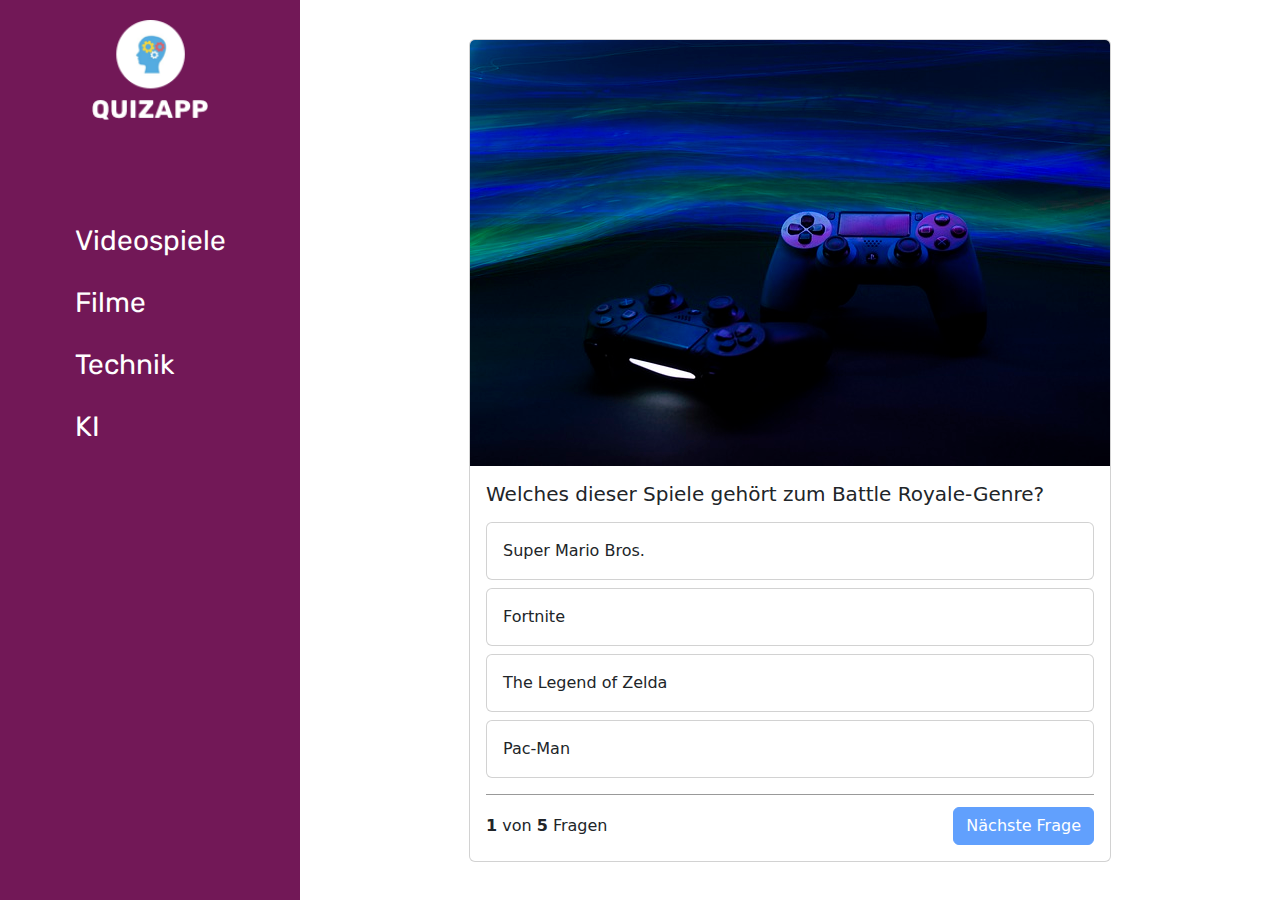
<file: quiz-games.html>
<!DOCTYPE html>
<html lang="en">
<head>
    <meta charset="UTF-8">
    <meta name="viewport" content="width=device-width, initial-scale=1.0">
    <link rel="shortcut icon" href="./img/logoBrain.ico" type="image/x-icon">
    <link rel="stylesheet" href="style-games.css">
    <link rel="stylesheet" href="fonts.css">
    <link rel="stylesheet" href="./bootstrap.min.css">
    <script src="script-games.js"></script>
    <title>Quiz</title>
</head>

<body onload="init()">
    
<div class="quizContent">
    <div class="leftSide">
        <div class="leftContent">
            <img class="leftImage" src="./img/logo.png" alt="Quiz-Logo">
            <div class="textLeft">
                <span class="leftSpan">Videospiele</span>
                <span class="leftSpan">Filme</span>
                <span class="leftSpan">Technik</span>
                <span class="leftSpan">KI</span>
            </div>
        </div>
    </div>

    <div class="quizCard" id="screen">
        <div class="card">
            <img src="./img/card-bg.jpg" class="card-img-top" alt="Card-Top">
            <div class="card-body">
              <h5 class="card-title mb-3" id="questionText">Frage</h5>
              
              <div class="card mb-2 quizAnswerCard" onclick="answer('answer_1')">
                <div class="card-body" id="answer_1">
                  This is some text within a card body.
                </div>
              </div>

              <div class="card mb-2 quizAnswerCard" onclick="answer('answer_2')">
                <div class="card-body" id="answer_2">
                  This is some text within a card body.
                </div>
              </div>

              <div class="card mb-2 quizAnswerCard" onclick="answer('answer_3')">
                <div class="card-body" id="answer_3">
                  This is some text within a card body.
                </div>
              </div>

              <div class="card mb-3 quizAnswerCard" onclick="answer('answer_4')">
                <div class="card-body" id="answer_4">
                  This is some text within a card body.
                </div>
              </div>

              <div class="questionFooter">
                <span><b id="currentQuestionNumber">1</b> von <b id="allQuestions"></b> Fragen</span>
                <button onclick="showNextQuestion()" id="nextButton" class="btn btn-primary" type="submit" disabled>Nächste Frage</button>
              </div>

            </div>
          </div>
        </div>
    
</div>

</body>

</html>
</file>
<file: style-games.css>
body {
    margin: 0;
    overflow-x: hidden;
}

.bg-success {
    color: white;
}

.bg-danger {
    color: white;
}

.endScreen {
    display: flex;
    flex-direction: column;
    align-items: center;
    justify-content: center;
}

.questionFooter{
    display: flex;
    justify-content: space-between;
    border-top: 1px solid rgba(0, 0, 0, 0.4);
    align-items: center;
    padding-top: 12px;
}

.quizAnswerCard:hover {
    cursor: pointer;
    background-color: rgb(235, 223, 235);
}

.quizCard {
    display: flex;
    align-items: center;
    justify-content: center;
    flex: 1;
    position: relative;
    width: 100%;
}

.quizContent {
    display: flex;
}


.leftSide {
    background-color: rgb(114, 24, 87);
    width: 300px;
    height: 100vh;
    font-family: 'Rubik';
    font-weight: 300;
    position: sticky;
    top: 0;
}


.leftContent {
    display: flex;
    flex-direction: column;
    justify-content: center;
    align-items: center;
}


.leftImage {
    height: 100px;
    width: auto;
    margin-top: 20px;
    margin-bottom: 100px;
}


.textLeft {
    color: white;
    font-family: 'Rubik';
    font-size: 28px;
    font-weight: 400;
    display: flex;
    flex-direction: column;
}


.leftSpan {
    padding-bottom: 20px;
}

.endScreen {
    display: flex;
    justify-content: center;
    align-items: center;
    flex-direction: column;
    flex: 1;
}

.imageEndScreen {
    height: 100px;
    width: auto;
}

.completedText {
    font-family: 'Rubik';
    font-weight: 700;
    font-size: 26px;
}

.scoreText {
    margin-top: 50px;
    margin-bottom: 50px;
    color: darkmagenta;
    font-size: 26px;
    font-family: 'Rubik';
}

.buttonStyle {
    padding-right: 50px;
    padding-left: 50px;
    margin-bottom: 20px;
    font-family: 'Rubik';
    font-size: 22px;
}

.endScreenLink {
    color: blue;
    text-decoration: none;
    font-family: 'Rubik';
    font-weight: 500;
    font-size: 22px;
}

.trophy {
    margin-top: auto;
    margin-left: auto;
    margin-bottom: auto;
}
.trophyEndScreen {
    height: 400px;
    width: auto;
}
</file>
<file: fonts.css>
/* rubik-300 - latin */

@font-face {

    font-display: swap;
    /* Check https://developer.mozilla.org/en-US/docs/Web/CSS/@font-face/font-display for other options. */

    font-family: 'Rubik';

    font-style: normal;

    font-weight: 300;

    src: url('./fonts/rubik-v28-latin-300.woff2') format('woff2');
    /* Chrome 36+, Opera 23+, Firefox 39+, Safari 12+, iOS 10+ */

}

/* rubik-300italic - latin */

@font-face {

    font-display: swap;
    /* Check https://developer.mozilla.org/en-US/docs/Web/CSS/@font-face/font-display for other options. */

    font-family: 'Rubik';

    font-style: italic;

    font-weight: 300;

    src: url('./fonts/rubik-v28-latin-300italic.woff2') format('woff2');
    /* Chrome 36+, Opera 23+, Firefox 39+, Safari 12+, iOS 10+ */

}

/* rubik-regular - latin */

@font-face {

    font-display: swap;
    /* Check https://developer.mozilla.org/en-US/docs/Web/CSS/@font-face/font-display for other options. */

    font-family: 'Rubik';

    font-style: normal;

    font-weight: 400;

    src: url('./fonts/rubik-v28-latin-regular.woff2') format('woff2');
    /* Chrome 36+, Opera 23+, Firefox 39+, Safari 12+, iOS 10+ */

}

/* rubik-italic - latin */

@font-face {

    font-display: swap;
    /* Check https://developer.mozilla.org/en-US/docs/Web/CSS/@font-face/font-display for other options. */

    font-family: 'Rubik';

    font-style: italic;

    font-weight: 400;

    src: url('./fonts/rubik-v28-latin-italic.woff2') format('woff2');
    /* Chrome 36+, Opera 23+, Firefox 39+, Safari 12+, iOS 10+ */

}

/* rubik-500 - latin */

@font-face {

    font-display: swap;
    /* Check https://developer.mozilla.org/en-US/docs/Web/CSS/@font-face/font-display for other options. */

    font-family: 'Rubik';

    font-style: normal;

    font-weight: 500;

    src: url('./fonts/rubik-v28-latin-500.woff2') format('woff2');
    /* Chrome 36+, Opera 23+, Firefox 39+, Safari 12+, iOS 10+ */

}

/* rubik-500italic - latin */

@font-face {

    font-display: swap;
    /* Check https://developer.mozilla.org/en-US/docs/Web/CSS/@font-face/font-display for other options. */

    font-family: 'Rubik';

    font-style: italic;

    font-weight: 500;

    src: url('./fonts/rubik-v28-latin-500italic.woff2') format('woff2');
    /* Chrome 36+, Opera 23+, Firefox 39+, Safari 12+, iOS 10+ */

}

/* rubik-600 - latin */

@font-face {

    font-display: swap;
    /* Check https://developer.mozilla.org/en-US/docs/Web/CSS/@font-face/font-display for other options. */

    font-family: 'Rubik';

    font-style: normal;

    font-weight: 600;

    src: url('./fonts/rubik-v28-latin-600.woff2') format('woff2');
    /* Chrome 36+, Opera 23+, Firefox 39+, Safari 12+, iOS 10+ */

}

/* rubik-600italic - latin */

@font-face {

    font-display: swap;
    /* Check https://developer.mozilla.org/en-US/docs/Web/CSS/@font-face/font-display for other options. */

    font-family: 'Rubik';

    font-style: italic;

    font-weight: 600;

    src: url('./fonts/rubik-v28-latin-600italic.woff2') format('woff2');
    /* Chrome 36+, Opera 23+, Firefox 39+, Safari 12+, iOS 10+ */

}

/* rubik-700 - latin */

@font-face {

    font-display: swap;
    /* Check https://developer.mozilla.org/en-US/docs/Web/CSS/@font-face/font-display for other options. */

    font-family: 'Rubik';

    font-style: normal;

    font-weight: 700;

    src: url('./fonts/rubik-v28-latin-700.woff2') format('woff2');
    /* Chrome 36+, Opera 23+, Firefox 39+, Safari 12+, iOS 10+ */

}

/* rubik-700italic - latin */

@font-face {

    font-display: swap;
    /* Check https://developer.mozilla.org/en-US/docs/Web/CSS/@font-face/font-display for other options. */

    font-family: 'Rubik';

    font-style: italic;

    font-weight: 700;

    src: url('./fonts/rubik-v28-latin-700italic.woff2') format('woff2');
    /* Chrome 36+, Opera 23+, Firefox 39+, Safari 12+, iOS 10+ */

}

/* rubik-800 - latin */

@font-face {

    font-display: swap;
    /* Check https://developer.mozilla.org/en-US/docs/Web/CSS/@font-face/font-display for other options. */

    font-family: 'Rubik';

    font-style: normal;

    font-weight: 800;

    src: url('./fonts/rubik-v28-latin-800.woff2') format('woff2');
    /* Chrome 36+, Opera 23+, Firefox 39+, Safari 12+, iOS 10+ */

}

/* rubik-800italic - latin */

@font-face {

    font-display: swap;
    /* Check https://developer.mozilla.org/en-US/docs/Web/CSS/@font-face/font-display for other options. */

    font-family: 'Rubik';

    font-style: italic;

    font-weight: 800;

    src: url('./fonts/rubik-v28-latin-800italic.woff2') format('woff2');
    /* Chrome 36+, Opera 23+, Firefox 39+, Safari 12+, iOS 10+ */

}

/* rubik-900 - latin */

@font-face {

    font-display: swap;
    /* Check https://developer.mozilla.org/en-US/docs/Web/CSS/@font-face/font-display for other options. */

    font-family: 'Rubik';

    font-style: normal;

    font-weight: 900;

    src: url('./fonts/rubik-v28-latin-900.woff2') format('woff2');
    /* Chrome 36+, Opera 23+, Firefox 39+, Safari 12+, iOS 10+ */

}

/* rubik-900italic - latin */

@font-face {

    font-display: swap;
    /* Check https://developer.mozilla.org/en-US/docs/Web/CSS/@font-face/font-display for other options. */

    font-family: 'Rubik';

    font-style: italic;

    font-weight: 900;

    src: url('./fonts/rubik-v28-latin-900italic.woff2') format('woff2');
    /* Chrome 36+, Opera 23+, Firefox 39+, Safari 12+, iOS 10+ */

}



/* pt-sans-regular - latin */

@font-face {

    font-display: swap;
    /* Check https://developer.mozilla.org/en-US/docs/Web/CSS/@font-face/font-display for other options. */

    font-family: 'PT Sans';

    font-style: normal;

    font-weight: 400;

    src: url('./fonts/pt-sans-v17-latin-regular.woff2') format('woff2');
    /* Chrome 36+, Opera 23+, Firefox 39+, Safari 12+, iOS 10+ */

}

/* pt-sans-italic - latin */

@font-face {

    font-display: swap;
    /* Check https://developer.mozilla.org/en-US/docs/Web/CSS/@font-face/font-display for other options. */

    font-family: 'PT Sans';

    font-style: italic;

    font-weight: 400;

    src: url('./fonts/pt-sans-v17-latin-italic.woff2') format('woff2');
    /* Chrome 36+, Opera 23+, Firefox 39+, Safari 12+, iOS 10+ */

}

/* pt-sans-700 - latin */

@font-face {

    font-display: swap;
    /* Check https://developer.mozilla.org/en-US/docs/Web/CSS/@font-face/font-display for other options. */

    font-family: 'PT Sans';

    font-style: normal;

    font-weight: 700;

    src: url('./fonts/pt-sans-v17-latin-700.woff2') format('woff2');
    /* Chrome 36+, Opera 23+, Firefox 39+, Safari 12+, iOS 10+ */

}

/* pt-sans-700italic - latin */

@font-face {

    font-display: swap;
    /* Check https://developer.mozilla.org/en-US/docs/Web/CSS/@font-face/font-display for other options. */

    font-family: 'PT Sans';

    font-style: italic;

    font-weight: 700;

    src: url('./fonts/pt-sans-v17-latin-700italic.woff2') format('woff2');
    /* Chrome 36+, Opera 23+, Firefox 39+, Safari 12+, iOS 10+ */

}
</file>
